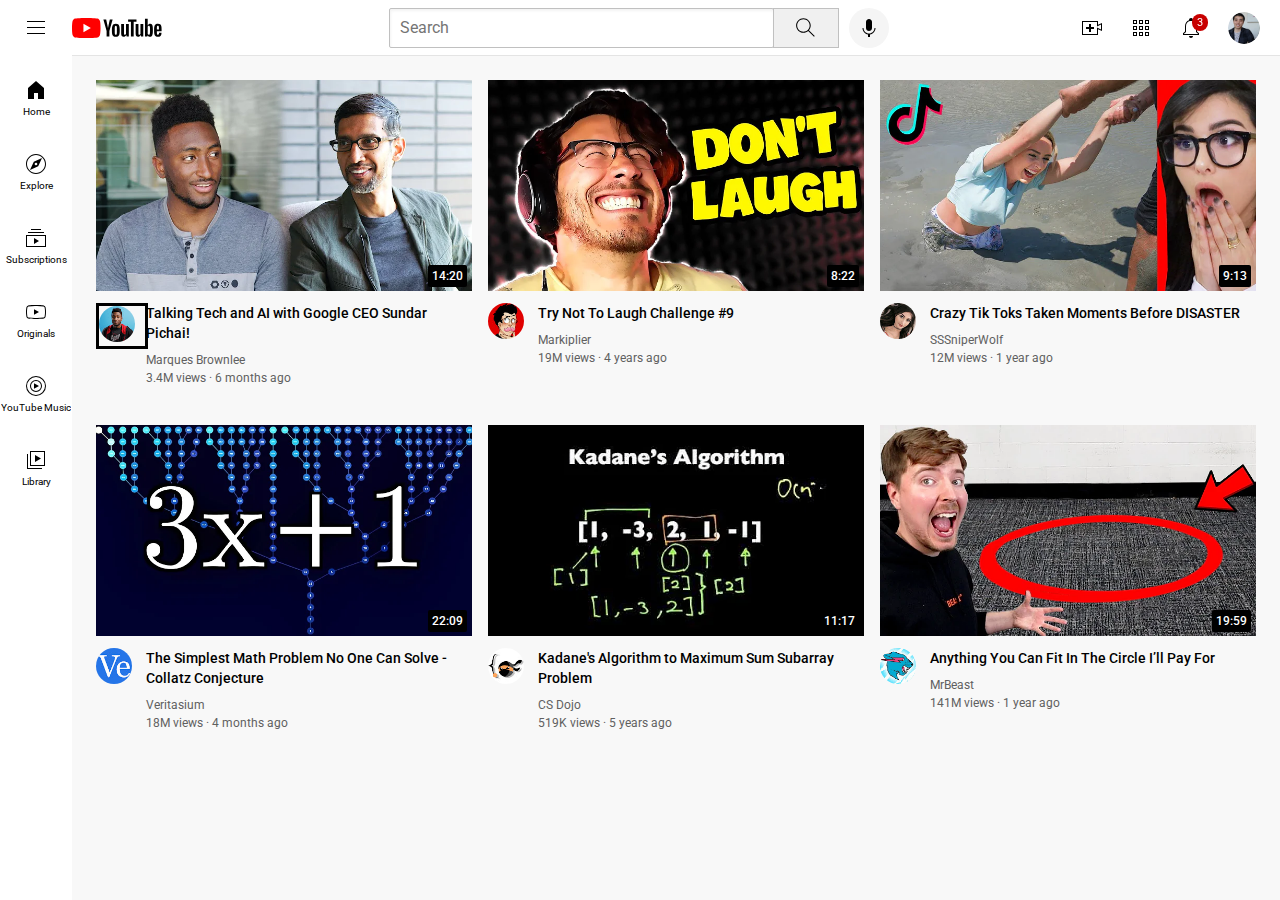
<file: index.html>
<!DOCTYPE html>
<html>
  <head>
    <title>YouTube.com Clone</title>

    <link rel="preconnect" href="https://fonts.googleapis.com">
    <link rel="preconnect" href="https://fonts.gstatic.com" crossorigin>
    <link href="https://fonts.googleapis.com/css2?family=Roboto:wght@400;500;700&display=swap" rel="stylesheet">

    <link rel="stylesheet" href="styles/general.css">
    <link rel="stylesheet" href="styles/header.css">
    <link rel="stylesheet" href="styles/video.css">
    <link rel="stylesheet" href="styles/sidebar.css">
  </head>
  <body>
    <div class="header">
      <div class="left-section">
        <img class="hamburger-menu" src="icons/hamburger-menu.svg">
        <img class="youtube-logo" src="icons/youtube-logo.svg">
      </div>
      <div class="middle-section">
        <input class="search-bar" type="text" placeholder="Search">
        <button class="search-button">
          <img class="search-icon" src="icons/search.svg">
          <div class="tooltip">Search</div>
        </button>
        <button class="voice-search-button">
          <img class="voice-search-icon" src="icons/voice-search-icon.svg">
          <div class="tooltip">Search with your voice</div>
        </button>
      </div>
      <div class="right-section">
        <div class="upload-icon-container">
          <img class="upload-icon" src="icons/upload.svg">
          <div class="tooltip">Create</div>
        </div>
        <div class="youtube-apps-icon-container">
          <img class="youtube-apps-icon" src="icons/youtube-apps.svg">
          <div class="tooltip">Youtube apps </div>
        </div>
        <div class="notifications-icon-container">
          <img class="notifications-icon" src="icons/notifications.svg">
          <div class="notifications-count">3</div>
          <div class="tooltip">Notifications</div>
        </div>
        <div class="current-user-picture-container">
          <img class="current-user-picture" src="channel-pictures/my-channel.jpeg">
          <div class="tooltip">Profile</div>
        </div>
      </div>
    </div>

    <div class="sidebar">
      <div class="sidebar-link">
        <img src="icons/home.svg">
        <div>Home</div>
      </div>
      <div class="sidebar-link">
        <img src="icons/explore.svg">
        <div>Explore</div>
      </div>
      <div class="sidebar-link">
        <img src="icons/subscriptions.svg">
        <div>Subscriptions</div>
      </div>
      <div class="sidebar-link">
        <img src="icons/originals.svg">
        <div>Originals</div>
      </div>
      <div class="sidebar-link">
        <img src="icons/youtube-music.svg">
        <div>YouTube Music</div>
      </div>
      <div class="sidebar-link">
        <img src="icons/library.svg">
        <div>Library</div>
      </div>
    </div>

    <div class="video-grid">
      <div class="video-preview">
        <div class="thumbnail-row">
          <a href="https://youtu.be/n2RNcPRtAiY" target="_blank">
            <img class="thumbnail" src="thumbnails/thumbnail-1.webp">
            <div class="video-time">14:20</div>
          </a>
        </div>
        <div class="video-info-grid">
          <div class="channel-picture">
            <div class="profile-picture-tooltip-div">
              <img class="profile-picture" src="channel-pictures/channel-1.jpeg">
              <div class="channel-tooltip">
                <img  class="profile-picture" src="channel-pictures/channel-1.jpeg">
                <div class="channel-info-div">
                  <p class="channel-name">Marques Brownlee</p>
                  <p class="channel-subscribers">15M subscribers</p>
                </div>
              </div>
            </div>
          </div>
          <div class="video-info">
            <a href="https://youtu.be/n2RNcPRtAiY" target="_blank" class="video-title-link">
              <p class="video-title">
                Talking Tech and AI with Google CEO Sundar Pichai!
              </p>
            </a>
            <p class="video-author">
              Marques Brownlee
            </p>
            <p class="video-stats">
              3.4M views &#183; 6 months ago
            </p>
          </div>
        </div>
      </div>

      <div class="video-preview">
        <div class="thumbnail-row">
          <a href="https://youtu.be/mP0RAo9SKZk" target="_blank">
            <img class="thumbnail" src="thumbnails/thumbnail-2.webp">
            <div class="video-time">8:22</div>
          </a>
        </div>
        <div class="video-info-grid">
          <div class="channel-picture">
              <img class="profile-picture" src="channel-pictures/channel-2.jpeg">
          </div>
          <div class="video-info">
            <a href="https://youtu.be/mP0RAo9SKZk" target="_blank" class="video-title-link">
              <p class="video-title">
                Try Not To Laugh Challenge #9
              </p>
            </a>
            <p class="video-author">
              Markiplier
            </p>
            <p class="video-stats">
              19M views &#183; 4 years ago
            </p>
          </div>
        </div>
      </div>

      <div class="video-preview">
        <div class="thumbnail-row">
          <a href="https://youtu.be/FgjPQQeTh1w" target="_blank">
            <img class="thumbnail" src="thumbnails/thumbnail-3.webp">
            <div class="video-time">9:13</div>
          </a>
        </div>
        <div class="video-info-grid">
          <div class="channel-picture">
            <img class="profile-picture" src="channel-pictures/channel-3.jpeg">
          </div>
          <div class="video-info">
            <a href="https://youtu.be/FgjPQQeTh1w" target="_blank" class="video-title-link">
              <p class="video-title">
                Crazy Tik Toks Taken Moments Before DISASTER
              </p>
            </a>
            <p class="video-author">
              SSSniperWolf
            </p>
            <p class="video-stats">
              12M views &#183; 1 year ago
            </p>
          </div>
        </div>
      </div>

      <div class="video-preview">
        <div class="thumbnail-row">
          <a href="https://youtu.be/094y1Z2wpJg" target="_blank">
            <img class="thumbnail" src="thumbnails/thumbnail-4.webp">
            <div class="video-time">22:09</div>
          </a>
        </div>
        <div class="video-info-grid">
          <div class="channel-picture">
            <img class="profile-picture" src="channel-pictures/channel-4.jpeg">
          </div>
          <div class="video-info">
            <a href="https://youtu.be/094y1Z2wpJg" target="_blank" class="video-title-link">
              <p class="video-title">
                The Simplest Math Problem No One Can Solve - Collatz Conjecture
              </p>
            </a>
            <p class="video-author">
              Veritasium
            </p>
            <p class="video-stats">
              18M views &#183; 4 months ago
            </p>
          </div>
        </div>
      </div>

      <div class="video-preview">
        <div class="thumbnail-row">
          <a href="https://youtu.be/86CQq3pKSUw" target="_blank">
            <img class="thumbnail" src="thumbnails/thumbnail-5.webp">
            <div class="video-time">11:17</div>
          </a>
        </div>
        <div class="video-info-grid">
          <div class="channel-picture">
            <img class="profile-picture" src="channel-pictures/channel-5.jpeg">
          </div>
          <div class="video-info">
            <a href="https://youtu.be/86CQq3pKSUw" target="_blank" class="video-title-link">
              <p class="video-title">
                Kadane's Algorithm to Maximum Sum Subarray Problem
              </p>
            </a>
            <p class="video-author">
              CS Dojo
            </p>
            <p class="video-stats">
              519K views &#183; 5 years ago
            </p>
          </div>
        </div>
      </div>

      <div class="video-preview">
        <div class="thumbnail-row">
          <a href="https://youtu.be/yXWw0_UfSFg" target="_blank">
            <img class="thumbnail" src="thumbnails/thumbnail-6.webp">
            <div class="video-time">19:59</div>
          </a>
        </div>
        <div class="video-info-grid">
          <div class="channel-picture">
            <img class="profile-picture" src="channel-pictures/channel-6.jpeg">
          </div>
          <div class="video-info">
            <a href="https://youtu.be/yXWw0_UfSFg" target="_blank" class="video-title-link">
              <p class="video-title">
                Anything You Can Fit In The Circle I’ll Pay For
              </p>
            </a>
            <p class="video-author">
              MrBeast
            </p>
            <p class="video-stats">
              141M views &#183; 1 year ago
            </p>
          </div>
        </div>
      </div>
    </div>
  </body>
</html>
</file>
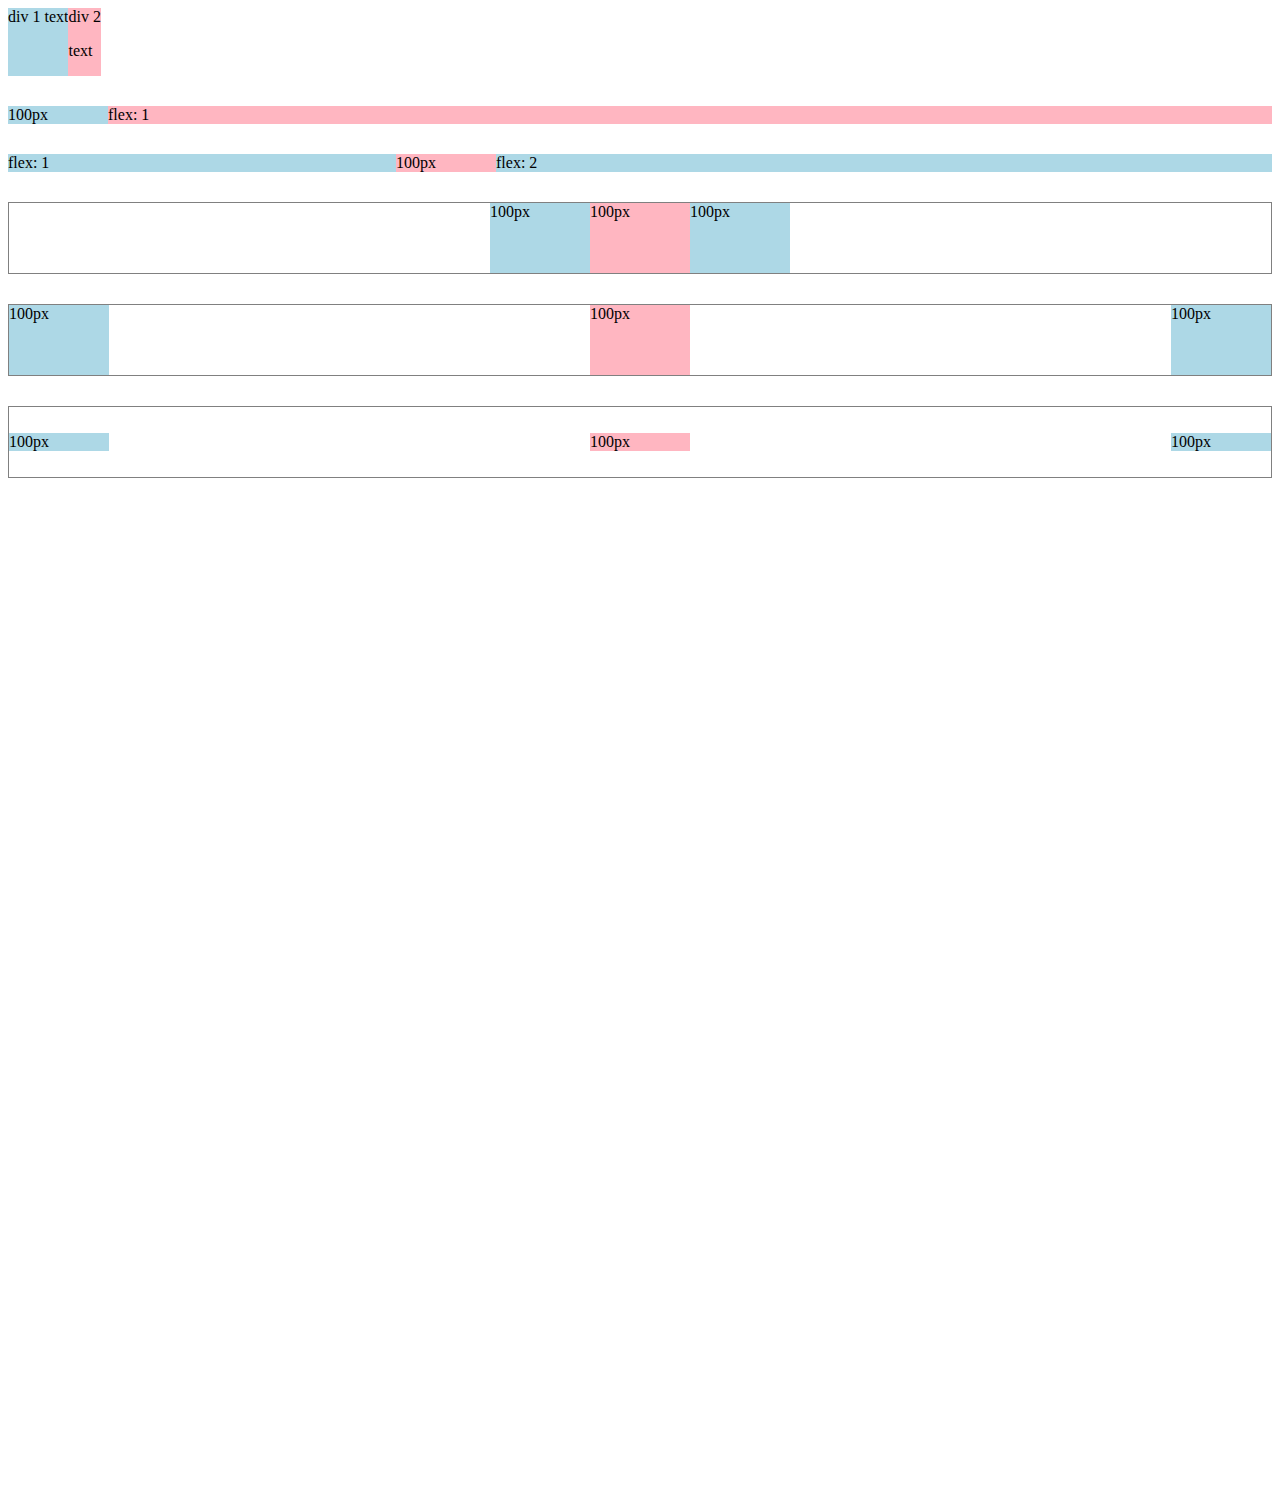
<file: flexbox.html>
<!DOCTYPE html>
<html>
  <head>
    <title>Flexbox Practice</title>
  </head>
  <body style="padding-bottom: 1000px;">
    <div style="
      display: flex;
      flex-direction: row;
    ">
      <div style="background-color: lightblue;">div 1 text</div>
      <div style="background-color: lightpink;">div 2 <p>text</p></div>
    </div>

    <div style="
      margin-top: 30px;
      display: flex;
      flex-direction: row;
    ">
      <div style="
        background-color: lightblue;
        width: 100px;
      ">100px</div>
      <div style="
        background-color: lightpink;
        flex: 1;
      ">flex: 1</div>
    </div>

    <div style="
      margin-top: 30px;
      display: flex;
      flex-direction: row;
    ">
      <div style="
        background-color: lightblue;
        flex: 1;
      ">flex: 1</div>
      <div style="
        background-color: lightpink;
        width: 100px;
      ">100px</div>
      <div style="
        background-color: lightblue;
        flex: 2;
      ">flex: 2</div>
    </div>

    <div style="
      margin-top: 30px;
      height: 70px;
      border-width: 1px;
      border-style: solid;
      border-color: gray;

      display: flex;
      flex-direction: row;
      justify-content: center;
    ">
      <div style="
        background-color: lightblue;
        width: 100px;
      ">100px</div>
      <div style="
        background-color: lightpink;
        width: 100px;
      ">100px</div>
      <div style="
        background-color: lightblue;
        width: 100px;
      ">100px</div>
    </div>

    <div style="
      margin-top: 30px;
      height: 70px;
      border-width: 1px;
      border-style: solid;
      border-color: gray;

      display: flex;
      flex-direction: row;
      justify-content: space-between;
    ">
      <div style="
        background-color: lightblue;
        width: 100px;
      ">100px</div>
      <div style="
        background-color: lightpink;
        width: 100px;
      ">100px</div>
      <div style="
        background-color: lightblue;
        width: 100px;
      ">100px</div>
    </div>

    <div style="
      margin-top: 30px;
      height: 70px;
      border-width: 1px;
      border-style: solid;
      border-color: gray;

      display: flex;
      flex-direction: row;
      justify-content: space-between;
      align-items: center;
    ">
      <div style="
        background-color: lightblue;
        width: 100px;
      ">100px</div>
      <div style="
        background-color: lightpink;
        width: 100px;
      ">100px</div>
      <div style="
        background-color: lightblue;
        width: 100px;
      ">100px</div>
    </div>
  </body>
</html>
</file>
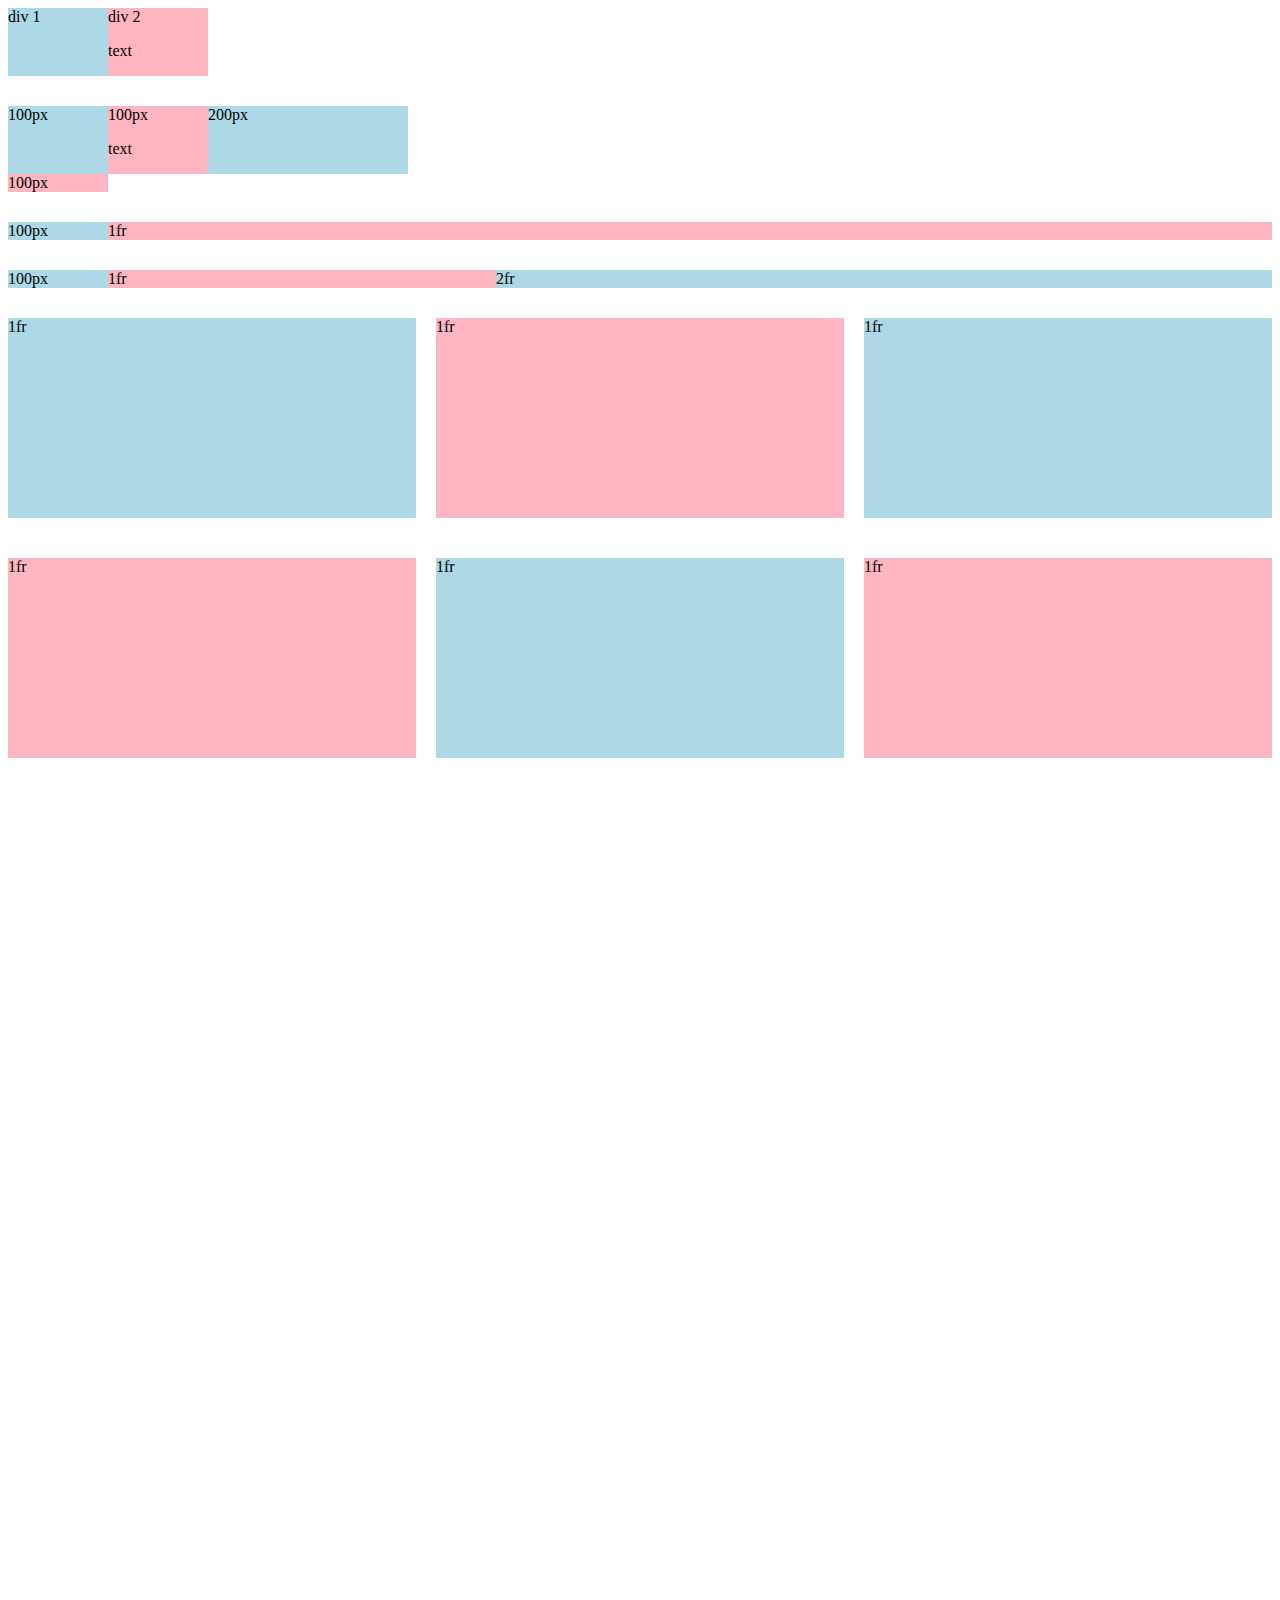
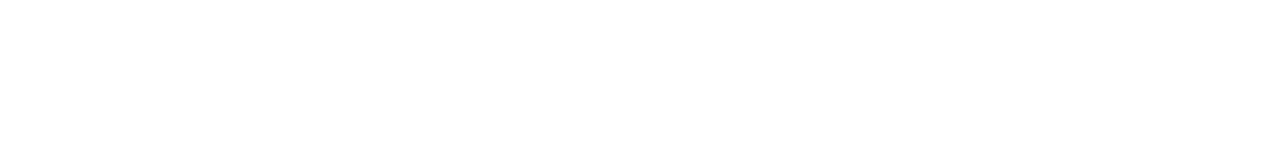
<file: grid.html>
<!DOCTYPE html>
<html>
  <head>
    <title>Grid Practice</title>
  </head>
  <body style="padding-bottom: 1000px;">
    <div style="
      display: grid;
      grid-template-columns: 100px 100px;
    ">
      <div style="background-color: lightblue;">div 1</div>
      <div style="background-color: lightpink;">div 2<p>text</p></div>
    </div>

    <div style="
      margin-top: 30px;
      display: grid;
      grid-template-columns: 100px 100px 200px;
    ">
      <div style="background-color: lightblue;">100px</div>
      <div style="background-color: lightpink;">100px<p>text</p></div>
      <div style="background-color: lightblue;">200px</div>
      <div style="background-color: lightpink;">100px</div>
    </div>

    <div style="
      margin-top: 30px;
      display: grid;
      grid-template-columns: 100px 1fr;
    ">
      <div style="background-color: lightblue;">100px</div>
      <div style="background-color: lightpink;">1fr</div>
    </div>

    <div style="
      margin-top: 30px;
      display: grid;
      grid-template-columns: 100px 1fr 2fr;
    ">
      <div style="background-color: lightblue;">100px</div>
      <div style="background-color: lightpink;">1fr</div>
      <div style="background-color: lightblue;">2fr</div>
    </div>

    <div style="
      margin-top: 30px;
      display: grid;
      grid-template-columns: 1fr 1fr 1fr;
      column-gap: 20px;
      row-gap: 40px;
    ">
      <div style="background-color: lightblue; height: 200px;">1fr</div>
      <div style="background-color: lightpink; height: 200px;">1fr</div>
      <div style="background-color: lightblue; height: 200px;">1fr</div>
      <div style="background-color: lightpink; height: 200px;">1fr</div>
      <div style="background-color: lightblue; height: 200px;">1fr</div>
      <div style="background-color: lightpink; height: 200px;">1fr</div>
    </div>
  </body>
</html>
</file>
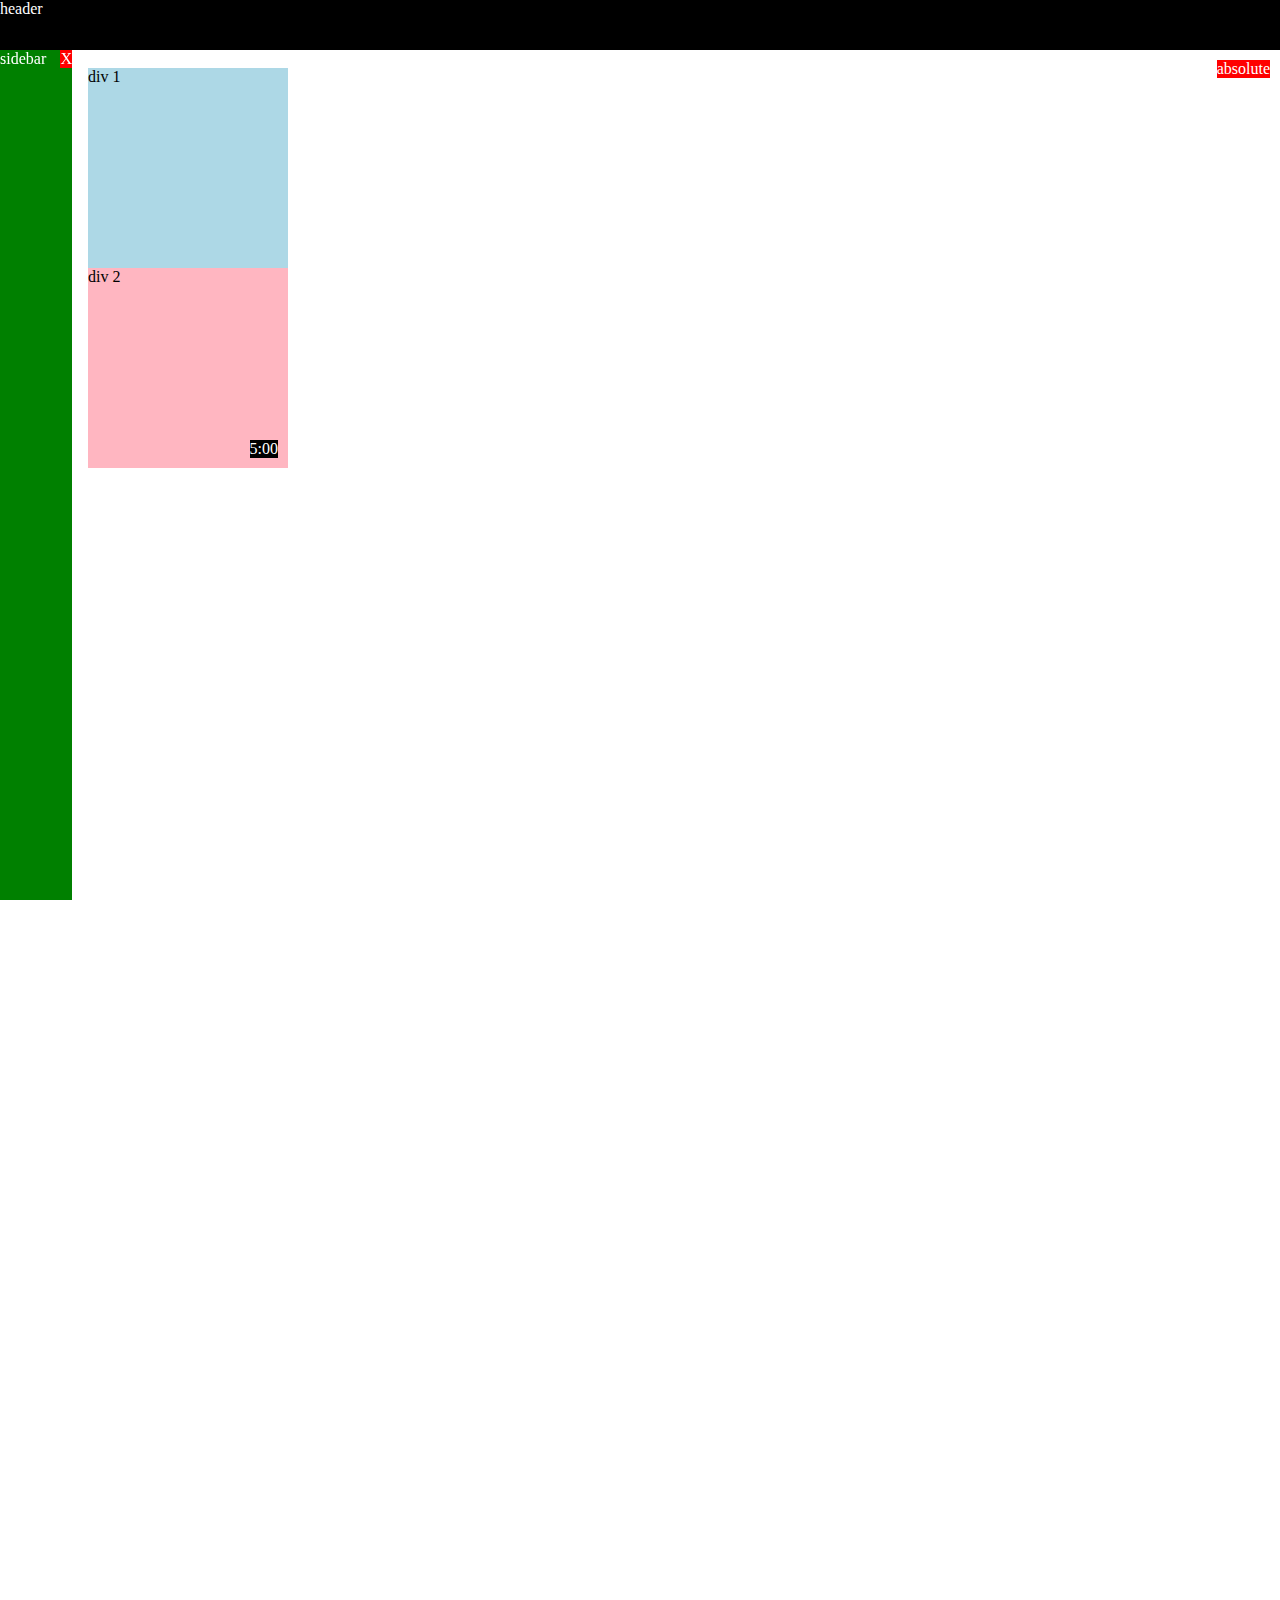
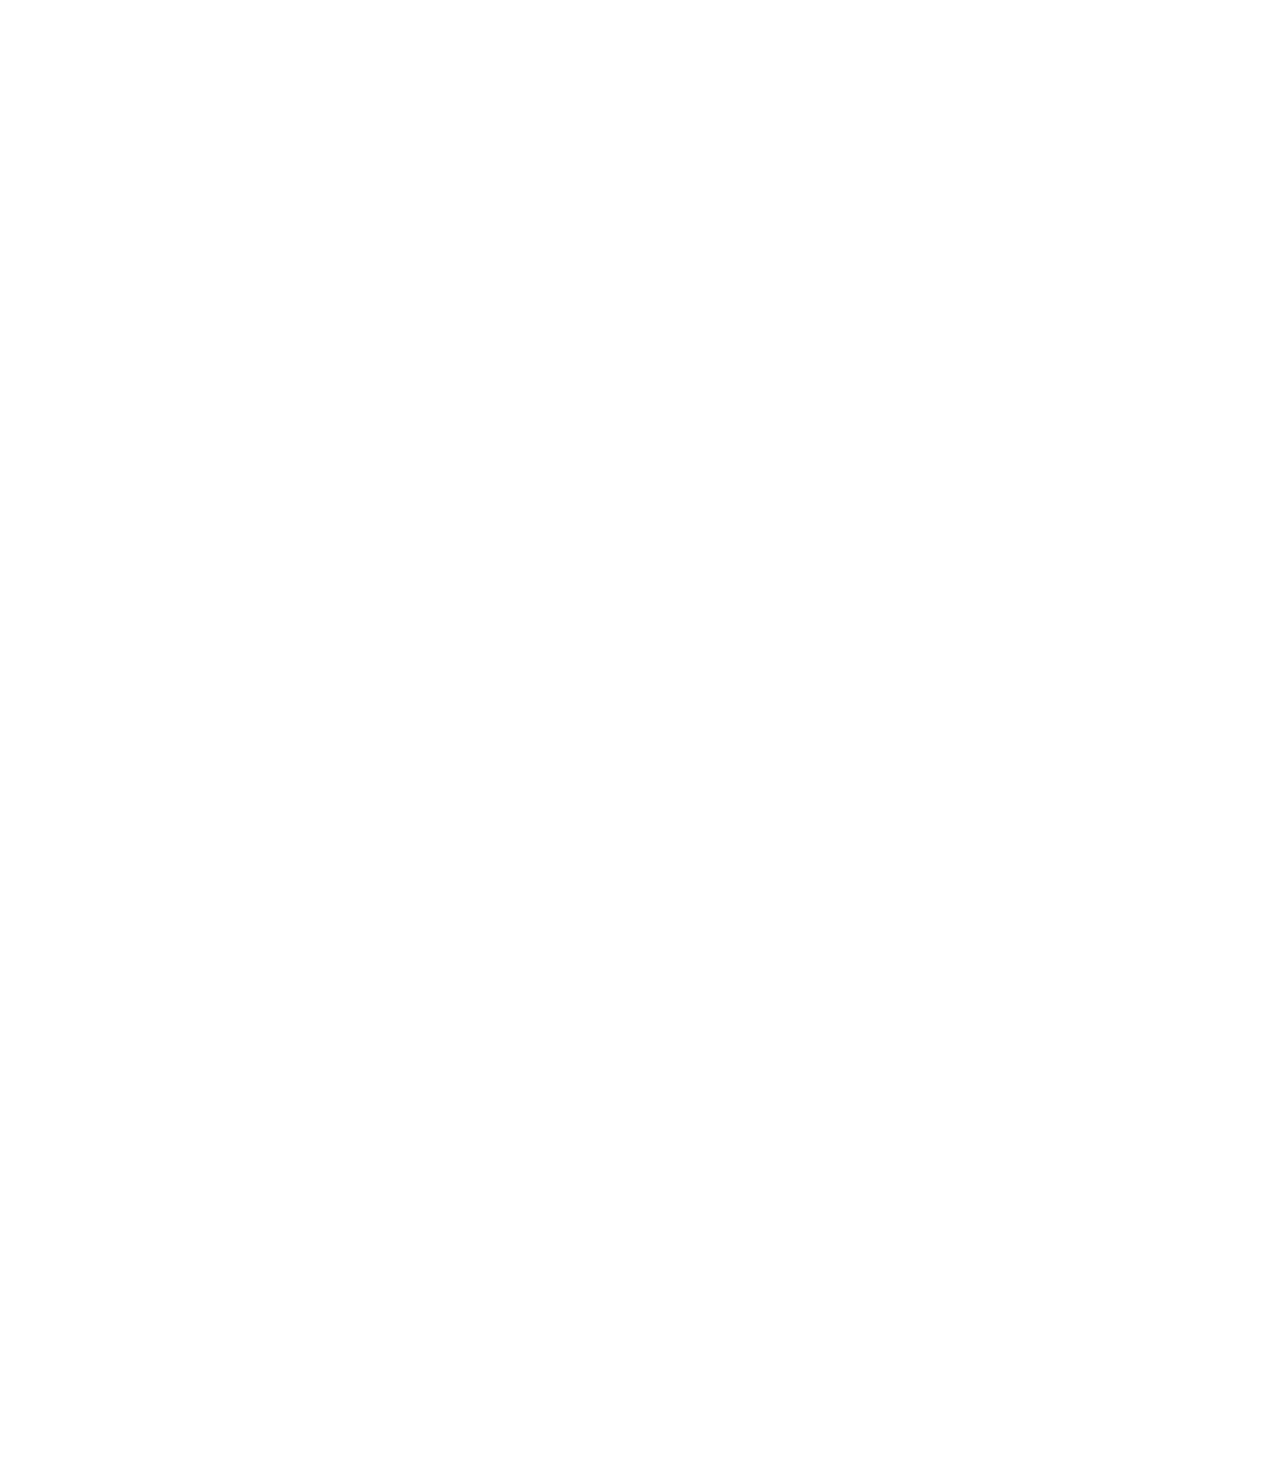
<file: position.html>
<!DOCTYPE html>
<html>
  <head>
    <title>Position Practice</title>
  </head>
  <body style="
    height: 3000px;
    padding-top: 60px;
    padding-left: 80px;
  ">
    <div style="
      background-color: black;
      color: white;
      position: fixed;
      top: 0;
      left: 0;
      right: 0;
      height: 50px;
      z-index: 100;
    ">header</div>

    <div style="
      background-color: green;
      color: white;
      position: fixed;
      left: 0;
      bottom: 0;
      top: 50px;
      width: 72px;
    ">
      sidebar
      <div style="
        position: absolute;
        background-color: red;
        color: white;
        top: 0;
        right: 0;
      ">
        X
      </div>
    </div>

    <div style="
      position: absolute;
      background-color: red;
      color: white;
      top: 60px;
      right: 10px;
    ">
      absolute
    </div>

    <div style="
      background-color: lightblue;
      height: 200px;
      width: 200px;
      position: static;
    ">div 1</div>
    <div style="
      background-color: lightpink;
      height: 200px;
      width: 200px;
      position: relative;
    ">
      div 2
      <div style="
        position: absolute;
        background-color: black;
        color: white;
        bottom: 10px;
        right: 10px;
      ">
        5:00
      </div>
    </div>

  </body>
</html>
</file>
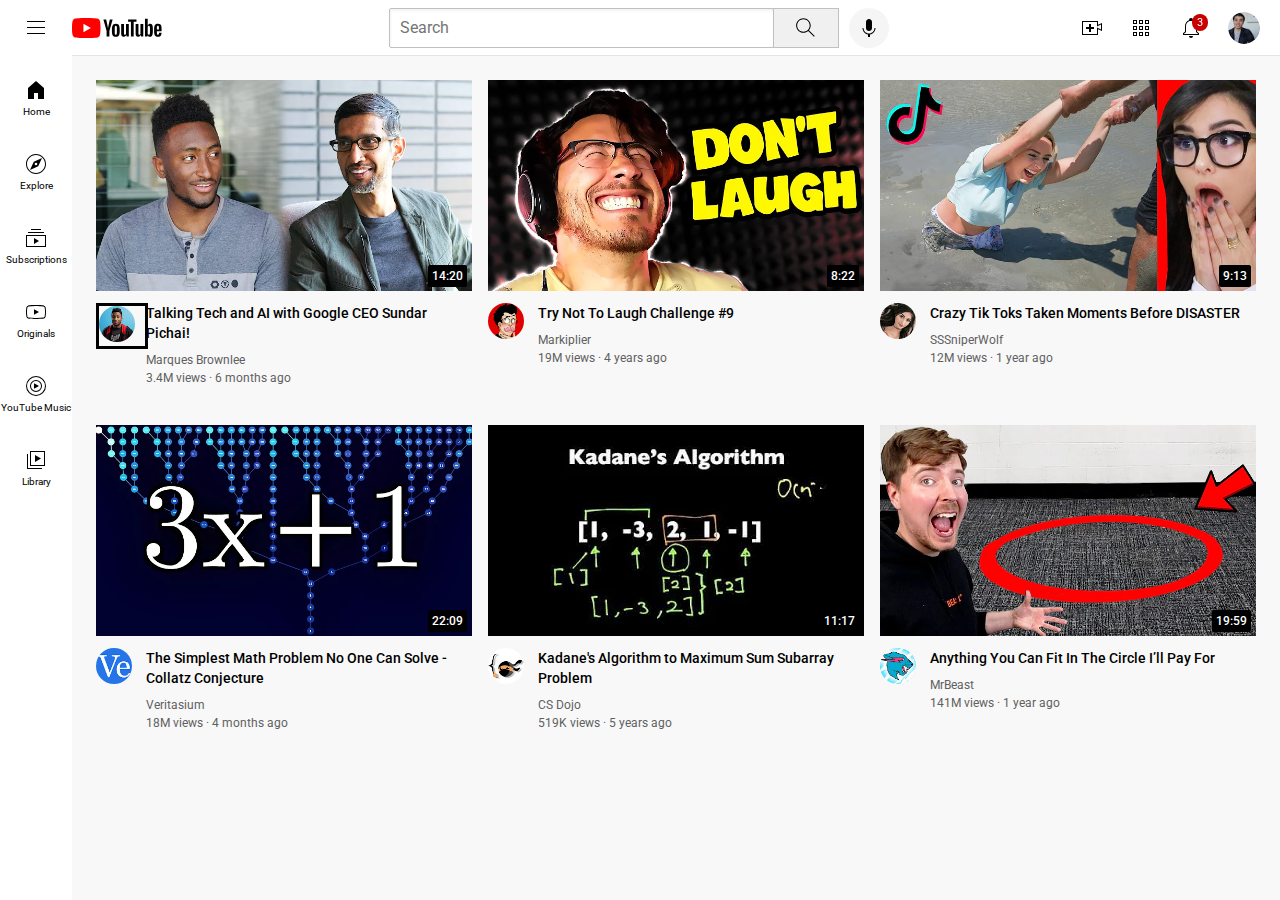
<file: youtube.html>
<!DOCTYPE html>
<html>
  <head>
    <title>YouTube.com Clone</title>

    <link rel="preconnect" href="https://fonts.googleapis.com">
    <link rel="preconnect" href="https://fonts.gstatic.com" crossorigin>
    <link href="https://fonts.googleapis.com/css2?family=Roboto:wght@400;500;700&display=swap" rel="stylesheet">

    <link rel="stylesheet" href="styles/general.css">
    <link rel="stylesheet" href="styles/header.css">
    <link rel="stylesheet" href="styles/video.css">
    <link rel="stylesheet" href="styles/sidebar.css">
  </head>
  <body>
    <div class="header">
      <div class="left-section">
        <img class="hamburger-menu" src="icons/hamburger-menu.svg">
        <img class="youtube-logo" src="icons/youtube-logo.svg">
      </div>
      <div class="middle-section">
        <input class="search-bar" type="text" placeholder="Search">
        <button class="search-button">
          <img class="search-icon" src="icons/search.svg">
          <div class="tooltip">Search</div>
        </button>
        <button class="voice-search-button">
          <img class="voice-search-icon" src="icons/voice-search-icon.svg">
          <div class="tooltip">Search with your voice</div>
        </button>
      </div>
      <div class="right-section">
        <div class="upload-icon-container">
          <img class="upload-icon" src="icons/upload.svg">
          <div class="tooltip">Create</div>
        </div>
        <div class="youtube-apps-icon-container">
          <img class="youtube-apps-icon" src="icons/youtube-apps.svg">
          <div class="tooltip">Youtube apps </div>
        </div>
        <div class="notifications-icon-container">
          <img class="notifications-icon" src="icons/notifications.svg">
          <div class="notifications-count">3</div>
          <div class="tooltip">Notifications</div>
        </div>
        <div class="current-user-picture-container">
          <img class="current-user-picture" src="channel-pictures/my-channel.jpeg">
          <div class="tooltip">Profile</div>
        </div>
      </div>
    </div>

    <div class="sidebar">
      <div class="sidebar-link">
        <img src="icons/home.svg">
        <div>Home</div>
      </div>
      <div class="sidebar-link">
        <img src="icons/explore.svg">
        <div>Explore</div>
      </div>
      <div class="sidebar-link">
        <img src="icons/subscriptions.svg">
        <div>Subscriptions</div>
      </div>
      <div class="sidebar-link">
        <img src="icons/originals.svg">
        <div>Originals</div>
      </div>
      <div class="sidebar-link">
        <img src="icons/youtube-music.svg">
        <div>YouTube Music</div>
      </div>
      <div class="sidebar-link">
        <img src="icons/library.svg">
        <div>Library</div>
      </div>
    </div>

    <div class="video-grid">
      <div class="video-preview">
        <div class="thumbnail-row">
          <a href="https://youtu.be/n2RNcPRtAiY" target="_blank">
            <img class="thumbnail" src="thumbnails/thumbnail-1.webp">
            <div class="video-time">14:20</div>
          </a>
        </div>
        <div class="video-info-grid">
          <div class="channel-picture">
            <div class="profile-picture-tooltip-div">
              <img class="profile-picture" src="channel-pictures/channel-1.jpeg">
              <div class="channel-tooltip">
                <img  class="profile-picture" src="channel-pictures/channel-1.jpeg">
                <div class="channel-info-div">
                  <p class="channel-name">Marques Brownlee</p>
                  <p class="channel-subscribers">15M subscribers</p>
                </div>
              </div>
            </div>
          </div>
          <div class="video-info">
            <a href="https://youtu.be/n2RNcPRtAiY" target="_blank" class="video-title-link">
              <p class="video-title">
                Talking Tech and AI with Google CEO Sundar Pichai!
              </p>
            </a>
            <p class="video-author">
              Marques Brownlee
            </p>
            <p class="video-stats">
              3.4M views &#183; 6 months ago
            </p>
          </div>
        </div>
      </div>

      <div class="video-preview">
        <div class="thumbnail-row">
          <a href="https://youtu.be/mP0RAo9SKZk" target="_blank">
            <img class="thumbnail" src="thumbnails/thumbnail-2.webp">
            <div class="video-time">8:22</div>
          </a>
        </div>
        <div class="video-info-grid">
          <div class="channel-picture">
              <img class="profile-picture" src="channel-pictures/channel-2.jpeg">
          </div>
          <div class="video-info">
            <a href="https://youtu.be/mP0RAo9SKZk" target="_blank" class="video-title-link">
              <p class="video-title">
                Try Not To Laugh Challenge #9
              </p>
            </a>
            <p class="video-author">
              Markiplier
            </p>
            <p class="video-stats">
              19M views &#183; 4 years ago
            </p>
          </div>
        </div>
      </div>

      <div class="video-preview">
        <div class="thumbnail-row">
          <a href="https://youtu.be/FgjPQQeTh1w" target="_blank">
            <img class="thumbnail" src="thumbnails/thumbnail-3.webp">
            <div class="video-time">9:13</div>
          </a>
        </div>
        <div class="video-info-grid">
          <div class="channel-picture">
            <img class="profile-picture" src="channel-pictures/channel-3.jpeg">
          </div>
          <div class="video-info">
            <a href="https://youtu.be/FgjPQQeTh1w" target="_blank" class="video-title-link">
              <p class="video-title">
                Crazy Tik Toks Taken Moments Before DISASTER
              </p>
            </a>
            <p class="video-author">
              SSSniperWolf
            </p>
            <p class="video-stats">
              12M views &#183; 1 year ago
            </p>
          </div>
        </div>
      </div>

      <div class="video-preview">
        <div class="thumbnail-row">
          <a href="https://youtu.be/094y1Z2wpJg" target="_blank">
            <img class="thumbnail" src="thumbnails/thumbnail-4.webp">
            <div class="video-time">22:09</div>
          </a>
        </div>
        <div class="video-info-grid">
          <div class="channel-picture">
            <img class="profile-picture" src="channel-pictures/channel-4.jpeg">
          </div>
          <div class="video-info">
            <a href="https://youtu.be/094y1Z2wpJg" target="_blank" class="video-title-link">
              <p class="video-title">
                The Simplest Math Problem No One Can Solve - Collatz Conjecture
              </p>
            </a>
            <p class="video-author">
              Veritasium
            </p>
            <p class="video-stats">
              18M views &#183; 4 months ago
            </p>
          </div>
        </div>
      </div>

      <div class="video-preview">
        <div class="thumbnail-row">
          <a href="https://youtu.be/86CQq3pKSUw" target="_blank">
            <img class="thumbnail" src="thumbnails/thumbnail-5.webp">
            <div class="video-time">11:17</div>
          </a>
        </div>
        <div class="video-info-grid">
          <div class="channel-picture">
            <img class="profile-picture" src="channel-pictures/channel-5.jpeg">
          </div>
          <div class="video-info">
            <a href="https://youtu.be/86CQq3pKSUw" target="_blank" class="video-title-link">
              <p class="video-title">
                Kadane's Algorithm to Maximum Sum Subarray Problem
              </p>
            </a>
            <p class="video-author">
              CS Dojo
            </p>
            <p class="video-stats">
              519K views &#183; 5 years ago
            </p>
          </div>
        </div>
      </div>

      <div class="video-preview">
        <div class="thumbnail-row">
          <a href="https://youtu.be/yXWw0_UfSFg" target="_blank">
            <img class="thumbnail" src="thumbnails/thumbnail-6.webp">
            <div class="video-time">19:59</div>
          </a>
        </div>
        <div class="video-info-grid">
          <div class="channel-picture">
            <img class="profile-picture" src="channel-pictures/channel-6.jpeg">
          </div>
          <div class="video-info">
            <a href="https://youtu.be/yXWw0_UfSFg" target="_blank" class="video-title-link">
              <p class="video-title">
                Anything You Can Fit In The Circle I’ll Pay For
              </p>
            </a>
            <p class="video-author">
              MrBeast
            </p>
            <p class="video-stats">
              141M views &#183; 1 year ago
            </p>
          </div>
        </div>
      </div>
    </div>
  </body>
</html>
</file>
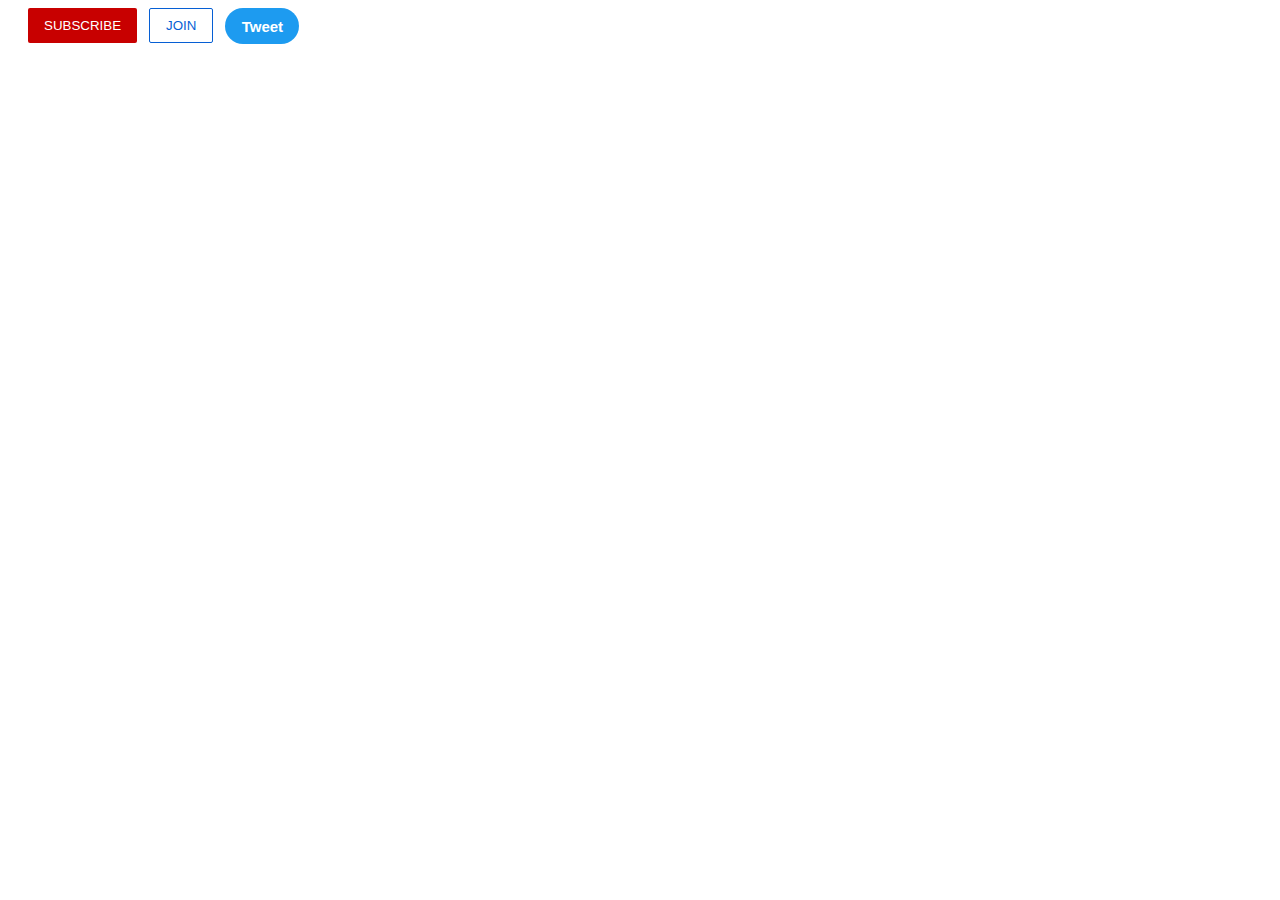
<file: intro-to-html/buttons.html>
<!DOCTYPE html>
<html>
  <head>
    <title>Buttons Practice</title>
    <link rel="stylesheet" href="styles/buttons.css">
  </head>
  <body>
    <button class="subscribe-button">
      SUBSCRIBE
    </button>

    <button class="join-button">
      JOIN
    </button>

    <button class="tweet-button">
      Tweet
    </button>
  </body>
</html>
</file>
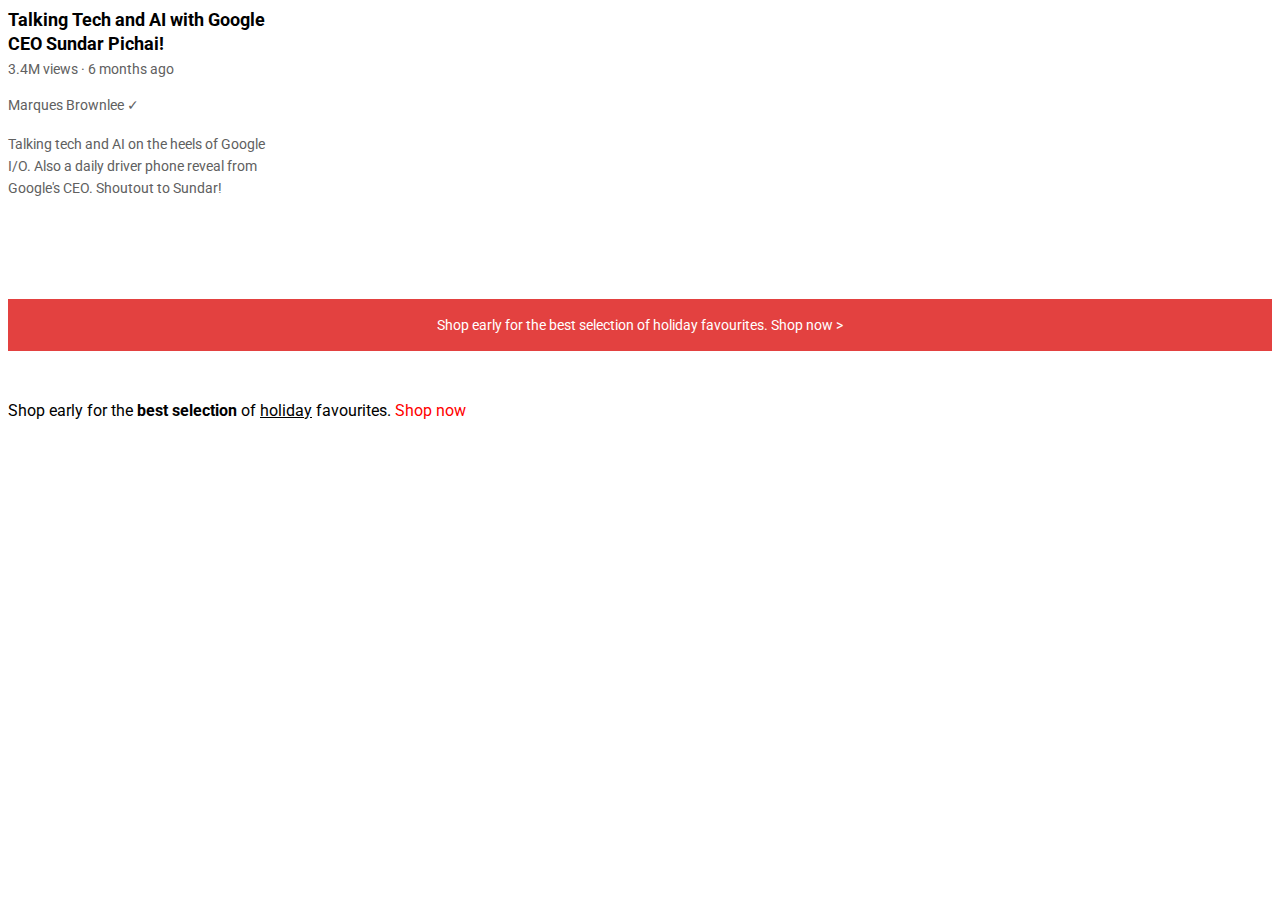
<file: intro-to-html/text.html>
<!DOCTYPE html>
<html>
  <head>
    <title>Text Practice</title>

    <link rel="preconnect" href="https://fonts.googleapis.com">
    <link rel="preconnect" href="https://fonts.gstatic.com" crossorigin>
    <link href="https://fonts.googleapis.com/css2?family=Roboto:wght@400;700&display=swap" rel="stylesheet">

    <link rel="stylesheet" href="styles/text.css">
  </head>
  <body>
    <p class="video-title">
      Talking Tech and AI with Google CEO Sundar Pichai!
    </p>

    <p class="video-stats">
      3.4M views &#183; 6 months ago
    </p>

    <p class="video-author">
      Marques Brownlee &#10003;
    </p>

    <p class="video-description">
      Talking tech and AI on the heels of Google I/O. Also a daily driver phone reveal from Google's CEO. Shoutout to Sundar!
    </p>

    <p class="apple-text">
      Shop early for the best selection of holiday favourites. <span class="shop-link">Shop now &#62;</span>
    </p>

    <p>
      Shop early for the <strong>best selection</strong> of <u>holiday</u> favourites. <span class="span-example">Shop now</span>
    </p>
  </body>
</html>
</file>
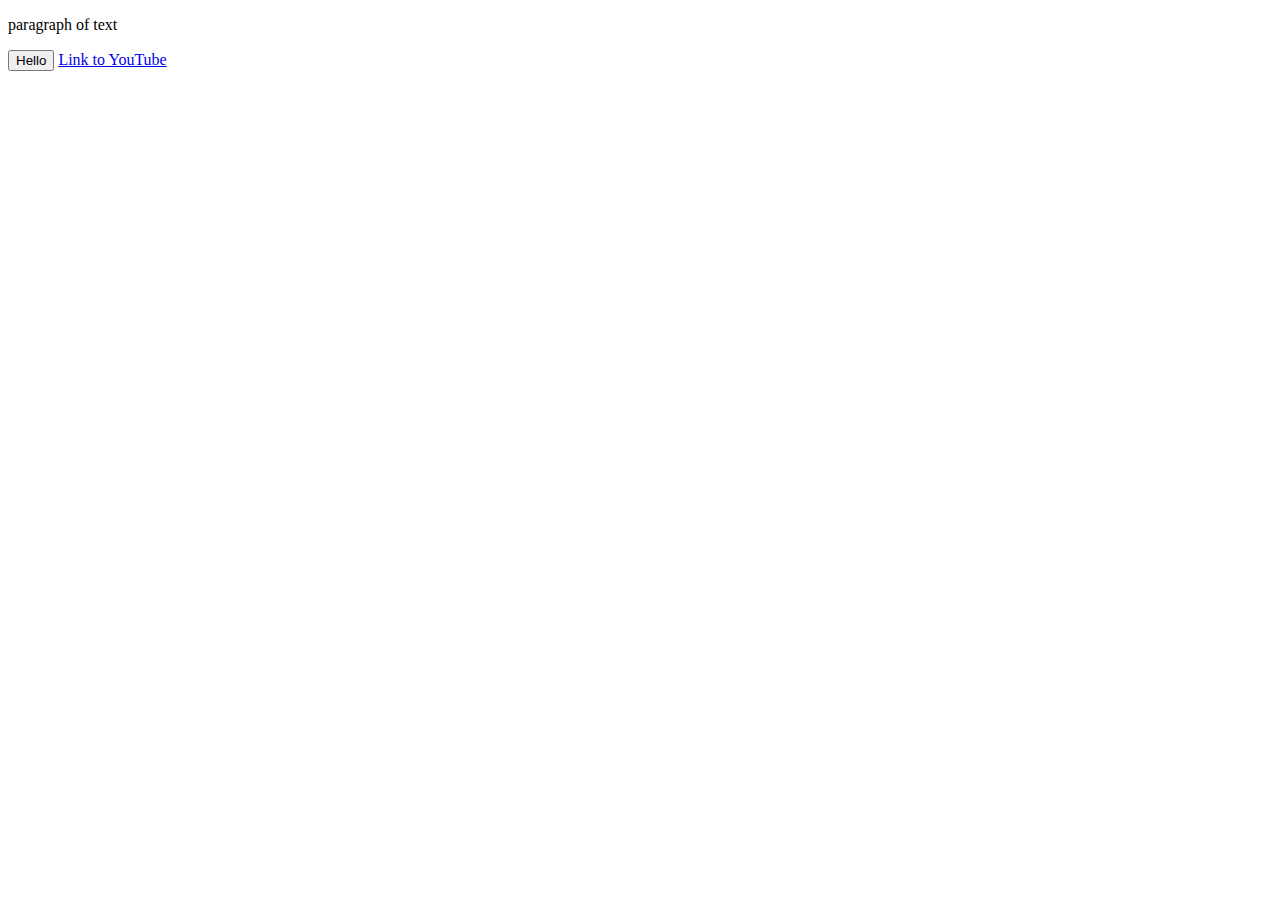
<file: intro-to-html/website.html>
<!DOCTYPE html>
<html>
  <head>
    <title>First Website</title>
  </head>
  <body>
    <p>
      paragraph of text
    </p>

    <button>
      Hello
    </button>

    <a href="https://www.youtube.com/" target="blank">
      Link to YouTube
    </a>
  </body>
</html>
</file>
<file: styles/general.css>
p {
  font-family: Roboto, Arial;
  margin-top: 0;
  margin-bottom: 0;
}

body {
  margin: 0;
  padding-top: 80px;
  padding-left: 96px;
  padding-right: 24px;
  background-color: rgb(248, 248, 248);
}
</file>
<file: styles/header.css>
.header {
  height: 55px;

  display: flex;
  flex-direction: row;
  justify-content: space-between;

  position: fixed;
  top: 0;
  left: 0;
  right: 0;
  z-index: 100;

  background-color: white;
  border-bottom-width: 1px;
  border-bottom-style: solid;
  border-bottom-color: rgb(228, 228, 228);
}

.left-section {
  display: flex;
  align-items: center;
}

.hamburger-menu {
  height: 24px;
  margin-left: 24px;
  margin-right: 24px;
}

.youtube-logo {
  height: 20px;
}

.middle-section {
  flex: 1;
  margin-left: 70px;
  margin-right: 35px;
  max-width: 500px;
  display: flex;
  align-items: center;
}

.search-bar {
  flex: 1;
  height: 36px;
  padding-left: 10px;
  font-size: 16px;
  border-width: 1px;
  border-style: solid;
  border-color: rgb(192, 192, 192);
  border-radius: 2px;
  box-shadow: inset 1px 2px 3px rgba(0, 0, 0, 0.05);
  width: 0;
}

.search-bar::placeholder {
  font-family: Roboto, Arial;
  font-size: 16px;
}

.search-button {
  height: 40px;
  width: 66px;
  background-color: rgb(240, 240, 240);
  border-width: 1px;
  border-style: solid;
  border-color: rgb(192, 192, 192);
  margin-left: -1px;
  margin-right: 10px;
}

.search-button,
.voice-search-button,
.upload-icon-container,
.youtube-apps-icon-container,
.notifications-icon-container,
.current-user-picture-container {
  display: flex;
  justify-content: center;
  align-items: center;
  position: relative;
}

.search-button .tooltip,
.voice-search-button .tooltip,
.upload-icon-container .tooltip,
.youtube-apps-icon-container .tooltip,
.notifications-icon-container .tooltip,
.current-user-picture-container .tooltip{
  font-family: Roboto, Arial;
  position: absolute;
  background-color: gray;
  color: white;
  padding-top: 4px;
  padding-bottom: 4px;
  padding-left: 8px;
  padding-right: 8px;
  border-radius: 2px;
  font-size: 12px;
  bottom: -30px;
  opacity: 0;
  transition: opacity 0.15s;
  pointer-events: none;
  white-space: nowrap;
}

.search-button:hover .tooltip,
.voice-search-button:hover .tooltip,
.upload-icon-container:hover .tooltip,
.youtube-apps-icon-container:hover .tooltip,
.notifications-icon-container:hover .tooltip,
.current-user-picture-container:hover .tooltip {
  opacity: 1;
}

.search-icon {
  height: 25px;
}

.voice-search-button {
  height: 40px;
  width: 40px;
  border-radius: 20px;
  border: none;
  background-color: rgb(245, 245, 245);
}

.voice-search-icon {
  height: 24px;
}

.right-section {
  width: 180px;
  margin-right: 20px;
  display: flex;
  align-items: center;
  justify-content: space-between;
  flex-shrink: 0;
}

.upload-icon {
  height: 24px;
}

.youtube-apps-icon {
  height: 24px;
}

.notifications-icon {
  height: 24px;
}

.notifications-icon-container {
  position: relative;
}

.notifications-count {
  position: absolute;
  top: -2px;
  right: -5px;
  background-color: rgb(200, 0, 0);
  color: white;
  font-family: Roboto, Arial;
  font-size: 11px;
  padding-left: 5px;
  padding-right: 5px;
  padding-top: 2px;
  padding-bottom: 2px;
  border-radius: 10px;
}

.current-user-picture {
  height: 32px;
  border-radius: 16px;
}
</file>
<file: styles/video.css>
.thumbnail {
  width: 100%;
}

.video-title {
  margin-top: 0;
  font-size: 14px;
  font-weight: 500;
  line-height: 20px;
  margin-bottom: 10px;
}
.video-title-link {
  text-decoration: none;
  color: black;
}

.video-info-grid {
  display: grid;
  grid-template-columns: 50px 1fr;
}

.profile-picture-tooltip-div {
  position: relative;
  display: inline-block;
}
.profile-picture {
  width: 36px;
  border-radius: 50px;
}

.profile-picture-tooltip-div{
  border: solid;
}

.channel-tooltip {
  background-color: white;
  border-radius: 5px;
  box-shadow:  0px 0px 6px rgba(0, 0, 0, 0.3);
  width: 200px;
  position: absolute;
  top: 55px;

  display: flex;
  padding-left: 10px;
  padding-top: 10px;
  padding-bottom: 10px;
  padding-right: 10px;
  align-items: center;
  opacity: 0;
}
.profile-picture-tooltip-div:hover .channel-tooltip {
  opacity: 1
}
.profile-picture-tooltip-div .profile-picture {
  margin-right: 10px;
}
.channel-name {
  font-family: Roboto, Arial;
  font-size: 14px;
  font-weight: 700;
  margin-bottom: 3px;
}
.channel-subscribers {
  font-family: Roboto, Arial;
  font-size: 12px;
}

.thumbnail-row {
  margin-bottom: 8px;
  position: relative;
}

.video-author,
.video-stats {
  font-size: 12px;
  color: rgb(96, 96, 96);
}

.video-author {
  margin-bottom: 4px;
}

.video-grid {
  display: grid;
  grid-template-columns: 1fr 1fr 1fr;
  column-gap: 16px;
  row-gap: 40px;
}

.video-time {
  font-family: Roboto, Arial;
  font-size: 12px;
  font-weight: 500;
  padding-left: 4px;
  padding-right: 4px;
  padding-top: 4px;
  padding-bottom: 4px;
  border-radius: 2px;
  background-color: black;
  color: white;
  position: absolute;
  bottom: 8px;
  right: 5px;
}
</file>
<file: styles/sidebar.css>
.sidebar {
  position: fixed;
  left: 0;
  bottom: 0;
  top: 55px;
  background-color: white;
  width: 72px;
  z-index: 200;
  padding-top: 5px;
}

.sidebar-link {
  height: 74px;
  display: flex;
  justify-content: center;
  align-items: center;
  flex-direction: column;
  cursor: pointer;
}

.sidebar-link:hover {
  background-color: rgb(235, 235, 235);
}

.sidebar-link img {
  height: 24px;
  margin-bottom: 4px;
}

.sidebar-link div {
  font-family: Roboto, Arial;
  font-size: 10px;
}
</file>
<file: intro-to-html/styles/buttons.css>
.subscribe-button {
  background-color: rgb(200, 0, 0);
  color: white;
  border: none;
  border-radius: 2px;
  cursor: pointer;
  margin-right: 8px;
  margin-left: 20px;
  padding-top: 10px;
  padding-bottom: 10px;
  padding-left: 16px;
  padding-right: 16px;
  transition: opacity 0.15s;
  vertical-align: top;
}

.subscribe-button:hover {
  opacity: 0.8;
}

.subscribe-button:active {
  opacity: 0.5;
}

.join-button {
  background-color: white;
  border-color: rgb(6, 95, 212);
  border-style: solid;
  border-width: 1px;
  color: rgb(6, 95, 212);
  border-radius: 2px;
  cursor: pointer;
  padding-top: 9px;
  padding-bottom: 9px;
  padding-left: 16px;
  padding-right: 16px;

  transition: background-color 0.15s,
    color 0.15s;
}

.join-button:hover {
  background-color: rgb(6, 95, 212);
  color: white;
}

.join-button:active {
  opacity: 0.7;
}

.tweet-button {
  background-color: rgb(29, 155, 240);
  color: white;
  border: none;
  height: 36px;
  width: 74px;
  border-radius: 8px;
  border-radius: 18px;
  font-weight: bold;
  font-size: 15px;
  cursor: pointer;
  margin-left: 8px;
  transition: box-shadow 0.15s;
  vertical-align: top;
}

.tweet-button:hover {
  box-shadow: 5px 5px 10px rgba(0, 0, 0, 0.15);
}
</file>
<file: intro-to-html/styles/text.css>
p {
  font-family: Roboto;
  margin-top: 0;
  margin-bottom: 0;
}

.video-stats {
  font-size: 14px;
  color: rgb(96, 96, 96);
  margin-bottom: 20px;
}

.video-title {
  font-weight: bold;
  font-size: 18px;
  width: 280px;
  line-height: 24px;
  margin-bottom: 5px;
}

.video-author {
  font-size: 14px;
  color: rgb(96, 96, 96);
  margin-bottom: 20px;
}

.video-description {
  font-size: 14px;
  color: rgb(96, 96, 96);
  width: 280px;
  line-height: 22px;
  margin-bottom: 100px;
}

.apple-text {
  margin-bottom: 50px;
  font-size: 14px;
  background-color: rgb(227, 65, 64);
  color: white;
  text-align: center;
  padding-top: 18px;
  padding-bottom: 18px;
}

.span-example {
  color: red;
}

.span-example:hover {
  text-decoration: underline;
}

.shop-link {
  cursor: pointer;
}

.shop-link:hover {
  text-decoration: underline;
}
</file>
